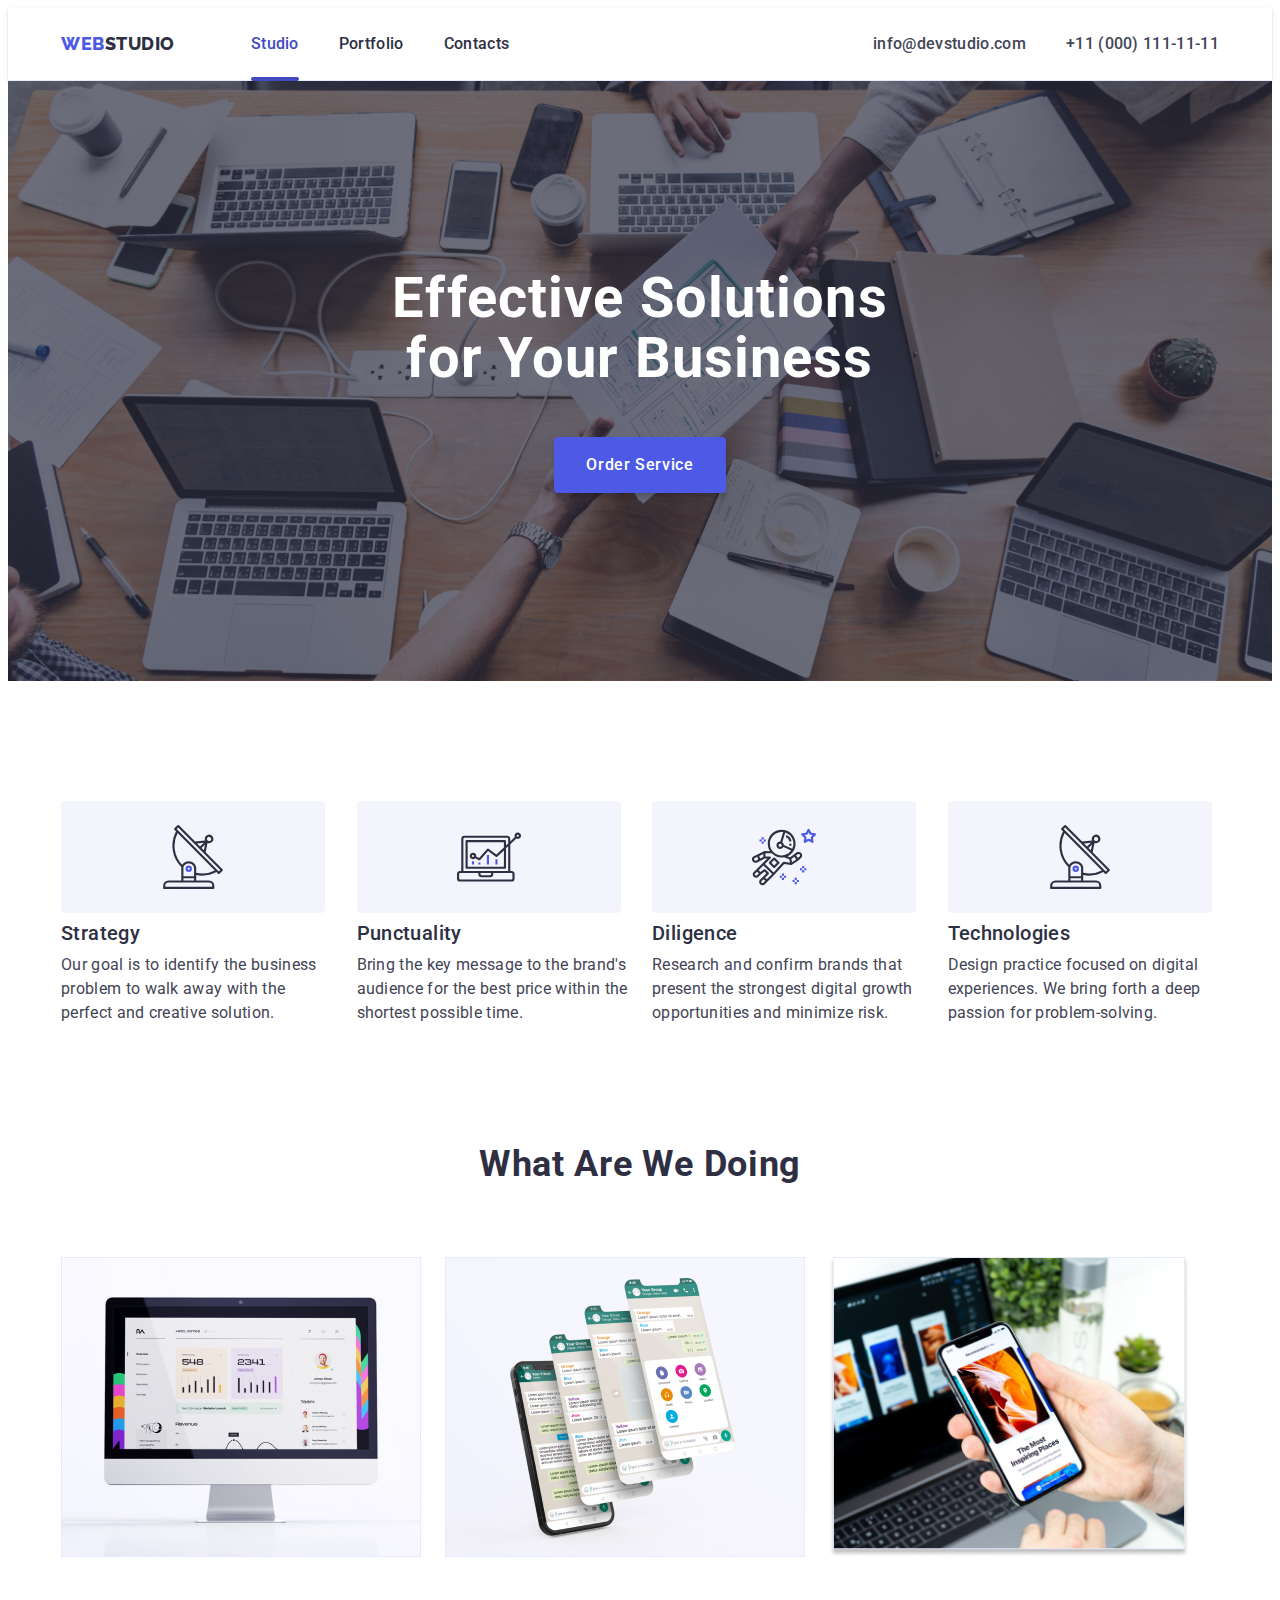
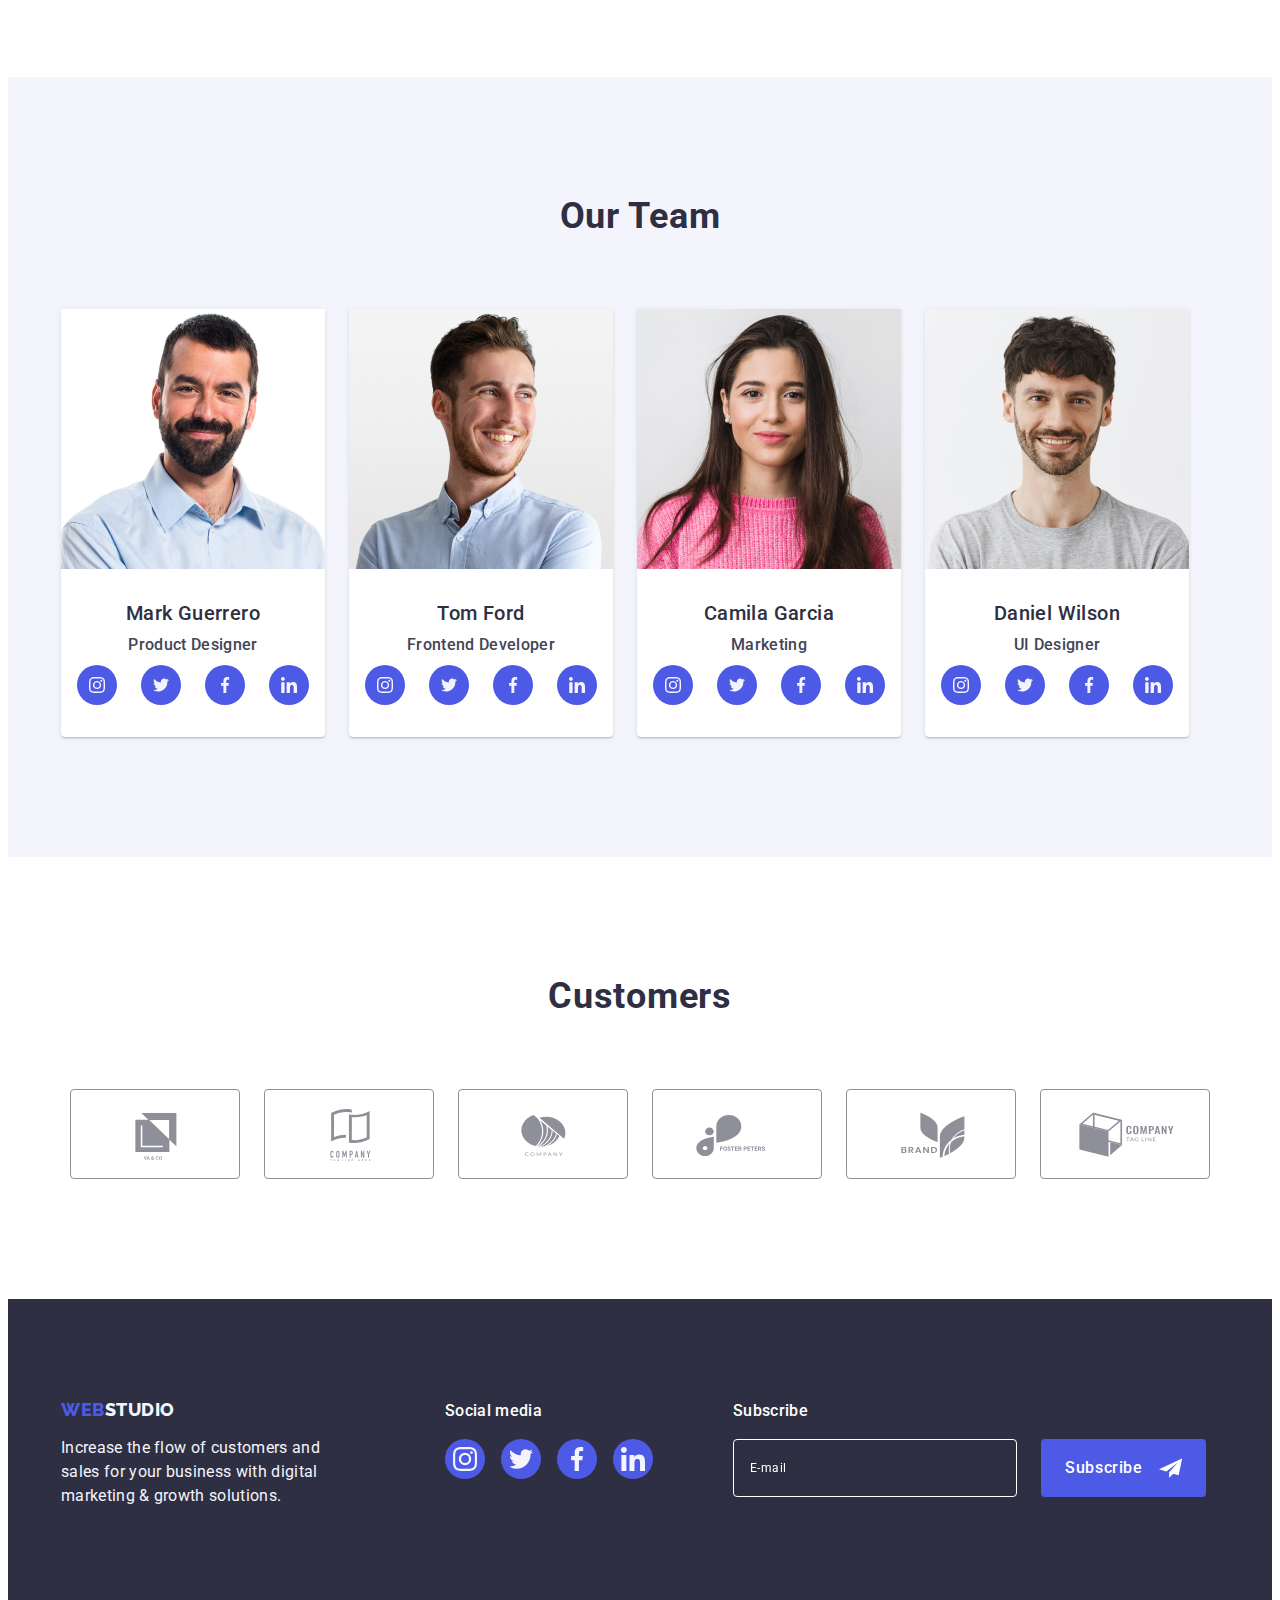
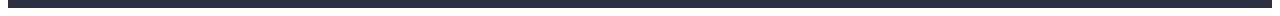
<file: index.html>
<!DOCTYPE html>
<html lang="en">
  <head>
    <meta charset="UTF-8" />
    <title>Studio</title>
    <link rel="preconnect" href="https://fonts.googleapis.com" />
    <link rel="preconnect" href="https://fonts.gstatic.com" crossorigin />
    <link
      href="https://fonts.googleapis.com/css2?family=Raleway:wght@800&family=Roboto:wght@400;500;700;900&display=swap"
      rel="stylesheet"
    />
    <link
      rel="stylesheet"
      href="https://cdnjs.cloudflare.com/ajax/libs/modern-normalize/2.0.0/modern-normalize.min.css"
      integrity="sha512-4xo8blKMVCiXpTaLzQSLSw3KFOVPWhm/TRtuPVc4WG6kUgjH6J03IBuG7JZPkcWMxJ5huwaBpOpnwYElP/m6wg=="
      crossorigin="anonymous"
      referrerpolicy="no-referrer"
    />
    <link rel="stylesheet" href="./css/styles.css" />
  </head>

  <body class="page">
    <header class="page-header">
      <div class="container page-header-container">
        <nav class="page-nav">
          <a href="./index.html" class="logo link">
            Web<span class="logo-part">Studio</span>
          </a>

          <ul class="site-nav list">
            <li class="menu-item">
              <a href="./index.html" class="nav-item link list current-page"
                >Studio</a
              >
            </li>
            <li class="menu-item">
              <a href="./portfolio.html" class="nav-item link list"
                >Portfolio</a
              >
            </li>
            <li class="menu-item">
              <a href="" class="nav-item link list">Contacts</a>
            </li>
          </ul>
        </nav>

        <address class="address">
          <ul class="auth-nav list">
            <li class="auth-nav-first">
              <a href="mailto:info@devstudio.com" class="list auth-nav link"
                >info@devstudio.com</a
              >
            </li>
            <li>
              <a href="tel:+110001111111" class="list auth-nav link"
                >+11 (000) 111-11-11</a
              >
            </li>
          </ul>
        </address>
      </div>
    </header>

    <main>
      <!-- HERO -->
      <section class="hero">
        <div class="container">
          <h1 class="hero-title">Effective Solutions for Your Business</h1>
          <button type="button" class="hero-button" data-modal-open>
            Order Service
          </button>
        </div>
      </section>

      <!-- Advantages -->

      <section class="main-description">
        <div class="container">
          <h2 class="visually-hidden">Advantages</h2>

          <ul class="advantages list">
            <li class="advantages-card">
              <div class="advantages-icon">
                <svg width="64" height="64">
                  <use href="./images/icons.svg#icon-antenna"></use>
                </svg>
              </div>
              <h3 class="section-title">Strategy</h3>
              <p class="section-text advantages-text">
                Our goal is to identify the business problem to walk away with
                the perfect and creative solution.
              </p>
            </li>

            <li class="advantages-card">
              <div class="advantages-icon">
                <svg width="64" height="64">
                  <use href="./images/icons.svg#icon-diagram"></use>
                </svg>
              </div>
              <h3 class="section-title">Punctuality</h3>
              <p class="section-text advantages-text">
                Bring the key message to the brand's audience for the best price
                within the shortest possible time.
              </p>
            </li>

            <li class="advantages-card">
              <div class="advantages-icon">
                <svg width="64" height="64">
                  <use href="./images/icons.svg#icon-astronaut"></use>
                </svg>
              </div>
              <h3 class="section-title">Diligence</h3>
              <p class="section-text advantages-text">
                Research and confirm brands that present the strongest digital
                growth opportunities and minimize risk.
              </p>
            </li>

            <li class="advantages-card">
              <div class="advantages-icon">
                <svg width="64" height="64">
                  <use href="./images/icons.svg#icon-antenna"></use>
                </svg>
              </div>
              <h3 class="section-title">Technologies</h3>
              <p class="section-text advantages-text">
                Design practice focused on digital experiences. We bring forth a
                deep passion for problem-solving.
              </p>
            </li>
          </ul>
        </div>
      </section>

      <!--   What are we doing    -->

      <section class="main-work">
        <div class="container">
          <h2 class="section-caption">What are we doing</h2>
          <ul class="doing list">
            <li class="doing-card">
              <img
                src="./images/computer.jpg"
                alt="the computer on which the program is displayed"
                width="360"
                height="300"
              />
            </li>

            <li class="doing-card">
              <img
                src="./images/application.jpg"
                alt="a smartphone on which the program is displayed"
                width="360"
                height="300"
              />
            </li>

            <li class="doing-card">
              <img
                src="./images/smartphone.jpg"
                alt="a laptop on the table with a program on the screen, and also a smartphone in the hands with the same program open"
                width="360"
                height="300"
              />
            </li>
          </ul>
        </div>
      </section>

      <!-- Team -->

      <section class="main-team">
        <div class="container">
          <h2 class="section-caption">Our Team</h2>
          <ul class="team list">
            <li class="team-card">
              <img
                src="./images/Mark.jpg"
                alt="photo of a member of the company's team"
                width="264"
                height="260"
              />
              <div class="team-card-wrapper">
                <h3 class="section-title">Mark Guerrero</h3>
                <p class="section-text">Product Designer</p>
                <ul class="socials">
                  <li class="socials-item">
                    <a class="socials-link link" href="">
                      <svg class="socials-icons" width="16" height="16">
                        <use href="./images/icons.svg#icon-instagram"></use>
                      </svg>
                    </a>
                  </li>
                  <li class="socials-item">
                    <a class="socials-link link" href="">
                      <svg class="socials-icons" width="16" height="16">
                        <use href="./images/icons.svg#icon-twitter"></use>
                      </svg>
                    </a>
                  </li>
                  <li class="socials-item">
                    <a class="socials-link link" href="">
                      <svg class="socials-icons" width="16" height="16">
                        <use href="./images/icons.svg#icon-facebook"></use>
                      </svg>
                    </a>
                  </li>
                  <li class="socials-item">
                    <a class="socials-link link" href="">
                      <svg class="socials-icons" width="16" height="16">
                        <use href="./images/icons.svg#icon-linkedin"></use>
                      </svg>
                    </a>
                  </li>
                </ul>
              </div>
            </li>

            <li class="team-card">
              <img
                src="./images/Tom.jpg"
                alt="photo of a member of the company's team"
                width="264"
                height="260"
              />
              <div class="team-card-wrapper">
                <h3 class="section-title">Tom Ford</h3>
                <p class="section-text">Frontend Developer</p>
                <ul class="socials">
                  <li class="socials-item">
                    <a class="socials-link link" href="">
                      <svg class="socials-icons" width="16" height="16">
                        <use href="./images/icons.svg#icon-instagram"></use>
                      </svg>
                    </a>
                  </li>
                  <li class="socials-item">
                    <a class="socials-link link" href="">
                      <svg class="socials-icons" width="16" height="16">
                        <use href="./images/icons.svg#icon-twitter"></use>
                      </svg>
                    </a>
                  </li>
                  <li class="socials-item">
                    <a class="socials-link link" href="">
                      <svg class="socials-icons" width="16" height="16">
                        <use href="./images/icons.svg#icon-facebook"></use>
                      </svg>
                    </a>
                  </li>
                  <li class="socials-item">
                    <a class="socials-link link" href="">
                      <svg class="socials-icons" width="16" height="16">
                        <use href="./images/icons.svg#icon-linkedin"></use>
                      </svg>
                    </a>
                  </li>
                </ul>
              </div>
            </li>

            <li class="team-card">
              <img
                src="./images/Camila.jpg"
                alt="photo of a member of the company's team"
                width="264"
                height="260"
              />
              <div class="team-card-wrapper">
                <h3 class="section-title">Camila Garcia</h3>
                <p class="section-text">Marketing</p>
                <ul class="socials">
                  <li class="socials-item">
                    <a class="socials-link link" href="">
                      <svg class="socials-icons" width="16" height="16">
                        <use href="./images/icons.svg#icon-instagram"></use>
                      </svg>
                    </a>
                  </li>
                  <li class="socials-item">
                    <a class="socials-link link" href="">
                      <svg class="socials-icons" width="16" height="16">
                        <use href="./images/icons.svg#icon-twitter"></use>
                      </svg>
                    </a>
                  </li>
                  <li class="socials-item">
                    <a class="socials-link link" href="">
                      <svg class="socials-icons" width="16" height="16">
                        <use href="./images/icons.svg#icon-facebook"></use>
                      </svg>
                    </a>
                  </li>
                  <li class="socials-item">
                    <a class="socials-link link" href="">
                      <svg class="socials-icons" width="16" height="16">
                        <use href="./images/icons.svg#icon-linkedin"></use>
                      </svg>
                    </a>
                  </li>
                </ul>
              </div>
            </li>

            <li class="team-card">
              <img
                src="./images/Daniel.jpg"
                alt="photo of a member of the company's team"
                width="264"
                height="260"
              />
              <div class="team-card-wrapper">
                <h3 class="section-title">Daniel Wilson</h3>
                <p class="section-text">UI Designer</p>
                <ul class="socials">
                  <li class="socials-item">
                    <a class="socials-link link" href="">
                      <svg class="socials-icons" width="16" height="16">
                        <use href="./images/icons.svg#icon-instagram"></use>
                      </svg>
                    </a>
                  </li>
                  <li class="socials-item">
                    <a class="socials-link link" href="">
                      <svg class="socials-icons" width="16" height="16">
                        <use href="./images/icons.svg#icon-twitter"></use>
                      </svg>
                    </a>
                  </li>
                  <li class="socials-item">
                    <a class="socials-link link" href="">
                      <svg class="socials-icons" width="16" height="16">
                        <use href="./images/icons.svg#icon-facebook"></use>
                      </svg>
                    </a>
                  </li>
                  <li class="socials-item">
                    <a class="socials-link link" href="">
                      <svg class="socials-icons" width="16" height="16">
                        <use href="./images/icons.svg#icon-linkedin"></use>
                      </svg>
                    </a>
                  </li>
                </ul>
              </div>
            </li>
          </ul>
        </div>
      </section>

      <!-- Customers -->

      <section class="customers">
        <div class="container">
          <h2 class="section-caption">Customers</h2>
          <ul class="custumers-list">
            <li class="costumers-logo">
              <a href="" class="costumers-link">
                <svg class="logo-company" width="104" height="56">
                  <use href="./images/icons.svg#icon-logo-first"></use>
                </svg>
              </a>
            </li>

            <li class="costumers-logo">
              <a href="" class="costumers-link">
                <svg class="logo-company" width="104" height="56">
                  <use href="./images/icons.svg#icon-logo-second"></use>
                </svg>
              </a>
            </li>

            <li class="costumers-logo">
              <a href="" class="costumers-link">
                <svg class="logo-company" width="104" height="56">
                  <use href="./images/icons.svg#icon-logo-third"></use>
                </svg>
              </a>
            </li>

            <li class="costumers-logo">
              <a href="" class="costumers-link">
                <svg class="logo-company" width="104" height="56">
                  <use href="./images/icons.svg#icon-logo-fourth"></use>
                </svg>
              </a>
            </li>

            <li class="costumers-logo">
              <a href="" class="costumers-link">
                <svg class="logo-company" width="104" height="56">
                  <use href="./images/icons.svg#icon-logo-fifth"></use>
                </svg>
              </a>
            </li>

            <li class="costumers-logo">
              <a href="" class="costumers-link">
                <svg class="logo-company" width="104" height="56">
                  <use href="./images/icons.svg#icon-logo-sixth"></use>
                </svg>
              </a>
            </li>
          </ul>
        </div>
      </section>
    </main>

    <footer class="footer">
      <div class="container footer-flex">
        <div class="footer-first-part">
          <a href="./index.html" class="logo footer-link">
            Web<span class="logo-part">Studio</span>
          </a>
          <p class="footer-text">
            Increase the flow of customers and sales for your business with
            digital marketing & growth solutions.
          </p>
        </div>

        <!-- footer-second-part -->
        <div class="footer-second-part">
          <p class="footer-second-text">Social media</p>

          <ul class="socials socials-footer">
            <li class="socials-item">
              <a class="socials-link link socials-link-footer" href="">
                <svg class="socials-icons" width="24" height="24">
                  <use href="./images/icons.svg#icon-instagram"></use>
                </svg>
              </a>
            </li>
            <li class="socials-item">
              <a class="socials-link link socials-link-footer" href="">
                <svg class="socials-icons" width="24" height="24">
                  <use href="./images/icons.svg#icon-twitter"></use>
                </svg>
              </a>
            </li>
            <li class="socials-item">
              <a class="socials-link link socials-link-footer" href="">
                <svg class="socials-icons" width="24" height="24">
                  <use href="./images/icons.svg#icon-facebook"></use>
                </svg>
              </a>
            </li>
            <li class="socials-item">
              <a class="socials-link link socials-link-footer" href="">
                <svg class="socials-icons" width="24" height="24">
                  <use href="./images/icons.svg#icon-linkedin"></use>
                </svg>
              </a>
            </li>
          </ul>
        </div>

        <!-- footer-third-part -->
        <div class="footer-third-part">
          <p class="footer-second-text">Subscribe</p>
          <form class="footer-email">
            <label for="footer_email" class="footer-email-label">
              <input
                class="footer-email-input"
                type="email"
                name="footer-email"
                id="footer_email"
                placeholder="E-mail"
                required
              />
            </label>
            <button type="submit" class="footer-email-btn">
              Subscribe
              <svg class="footer-email-icon" width="24" height="24">
                <use href="./images/icons.svg#icon-telegram"></use>
              </svg>
            </button>
          </form>
        </div>
      </div>
    </footer>

    <!--        Modal window -->
    <div class="backdrop is-hidden" data-modal>
      <div class="modal">
        <button type="button" class="modal-close-btn" data-modal-close>
          <svg class="icon-close" width="8" height="8">
            <use href="./images/icons.svg#icon-close"></use>
          </svg>
        </button>
        <p class="modal-caption">
          Leave your contacts and we will call you back
        </p>
        <form class="modal-form" name="registr">
          <!-- Name -->
          <div class="modal-inputs">
            <label for="user-name" class="registr-label">Name</label>
            <div class="registr-field">
              <input
                class="registr-input"
                type="text"
                name="user-name"
                id="user-name"
                required
                pattern="[a-zA-Zа-яА-ЯїЇєЄіІёЁґҐ'-]+"
              />
              <svg class="registr-icon" width="18" height="24">
                <use href="./images/icons.svg#icon-person"></use>
              </svg>
            </div>
          </div>

          <!-- Phone -->
          <div class="modal-inputs">
            <label for="registr-phone" class="registr-label"> Phone </label>
            <div class="registr-field">
              <input
                class="registr-input"
                type="tel"
                name="registr-phone"
                id="registr-phone"
                required
                pattern="[0-9]{10}"
              />
              <svg class="registr-icon" width="18" height="24">
                <use href="./images/icons.svg#icon-phone"></use>
              </svg>
            </div>
          </div>

          <!-- Email -->
          <div class="modal-inputs">
            <label for="registr-email" class="registr-label"> Email </label>
            <div class="registr-field">
              <input
                class="registr-input"
                type="email"
                name="registr-email"
                id="registr-email"
                required
              />
              <svg class="registr-icon" width="18" height="24">
                <use href="./images/icons.svg#icon-email"></use>
              </svg>
            </div>
          </div>

          <!-- Comment -->
          <div class="modal-textarea">
            <label for="user-comment" class="registr-label">Comment</label>
            <textarea
              name="user-comment"
              id="user-comment"
              class="registr-comment registr-input"
              placeholder="Text input"
            ></textarea>
          </div>

          <!-- cheackbox -->
          <div class="modal-cheackbox">
            <input
              type="checkbox"
              class="registr-agreenent-checkbox visually-hidden"
              name="user-privacy"
              id="user-privacy"
              value="true"
              required
            />
            <label for="user-privacy" class="registr-agreenent">
              <span class="registr-agreenent-svg">
                <svg class="registr-agreenent-icon" width="10" height="8">
                  <use
                    href="./images/icons.svg#icon-click"
                    class="unchecked"
                  ></use>
                </svg>
              </span>

              I accept the terms and conditions of the

              <a href="" class="registr-agreenent-link">Privacy Policy</a>
            </label>
          </div>

          <button type="submit" class="registr-btn">Send</button>
        </form>
      </div>
    </div>

    <!-- JAVASCRIPT -->
    <script src="./js/modal.js"></script>
  </body>
</html>
</file>
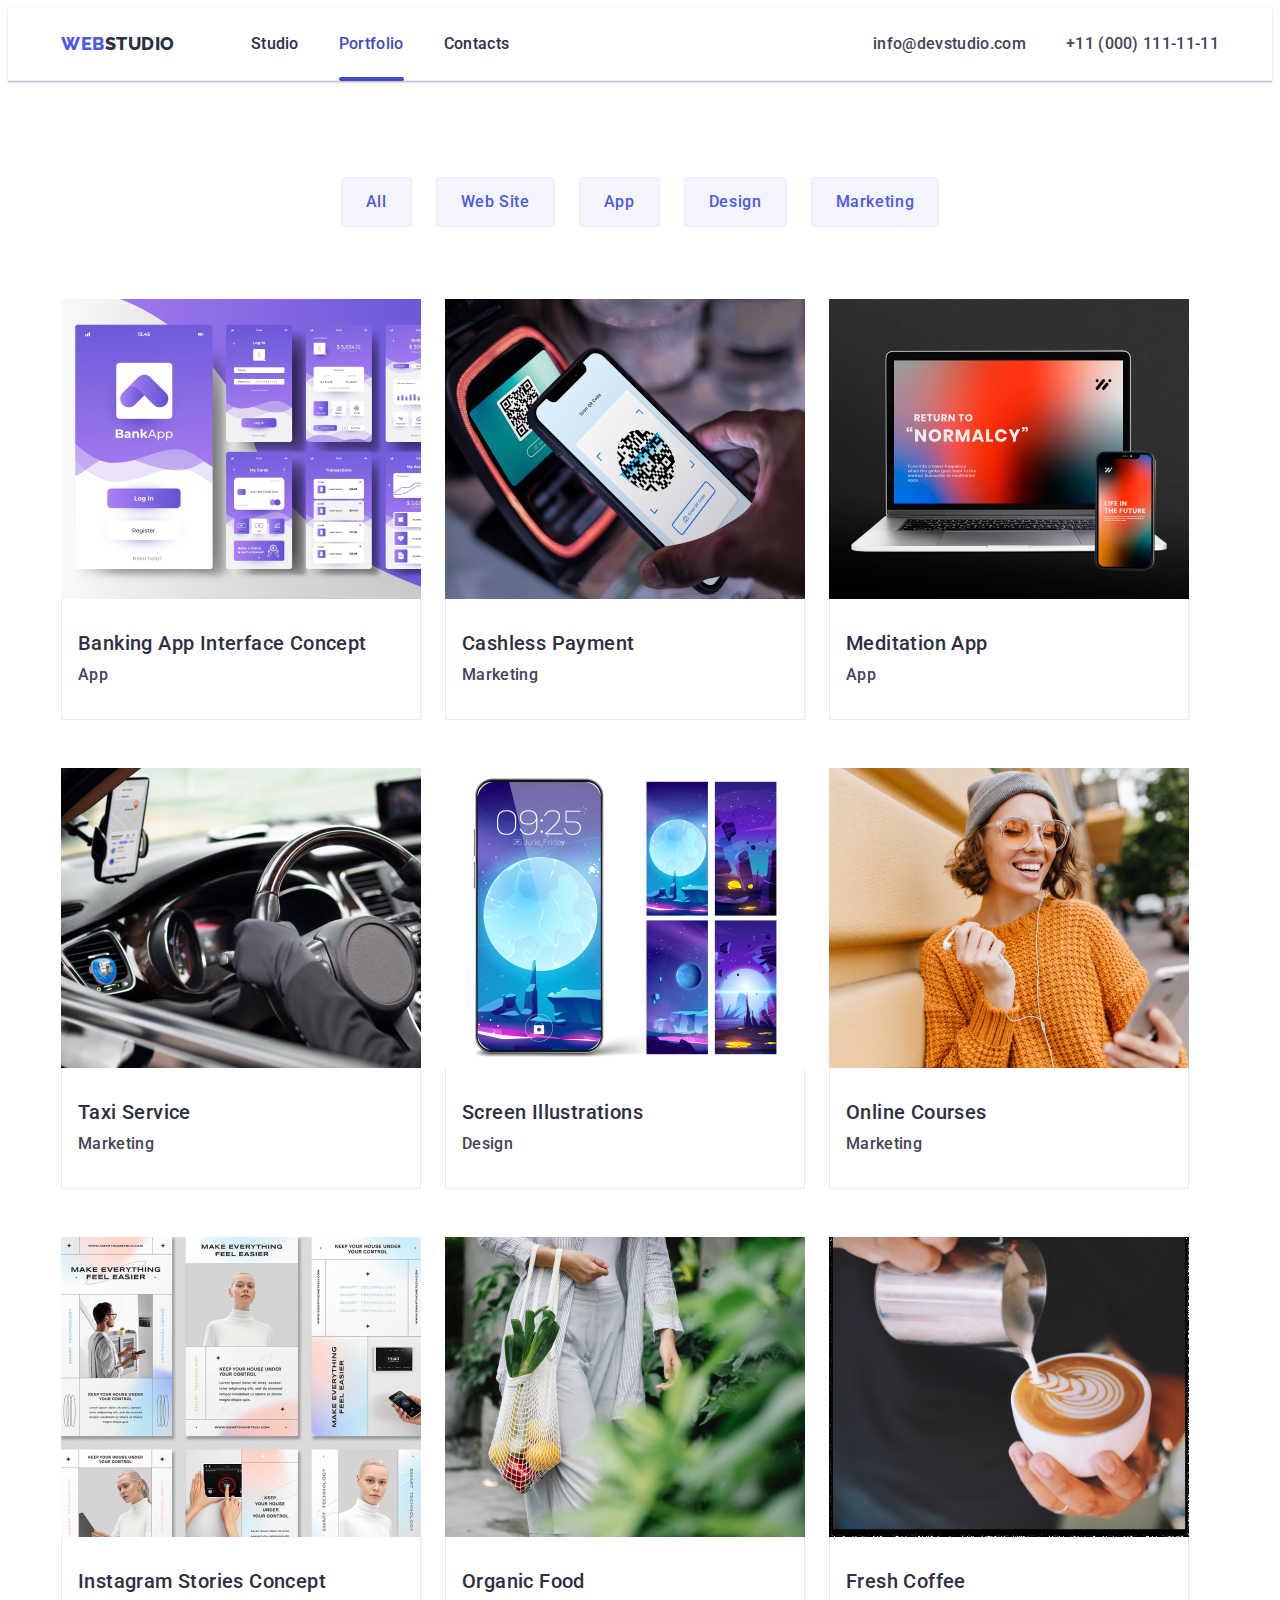
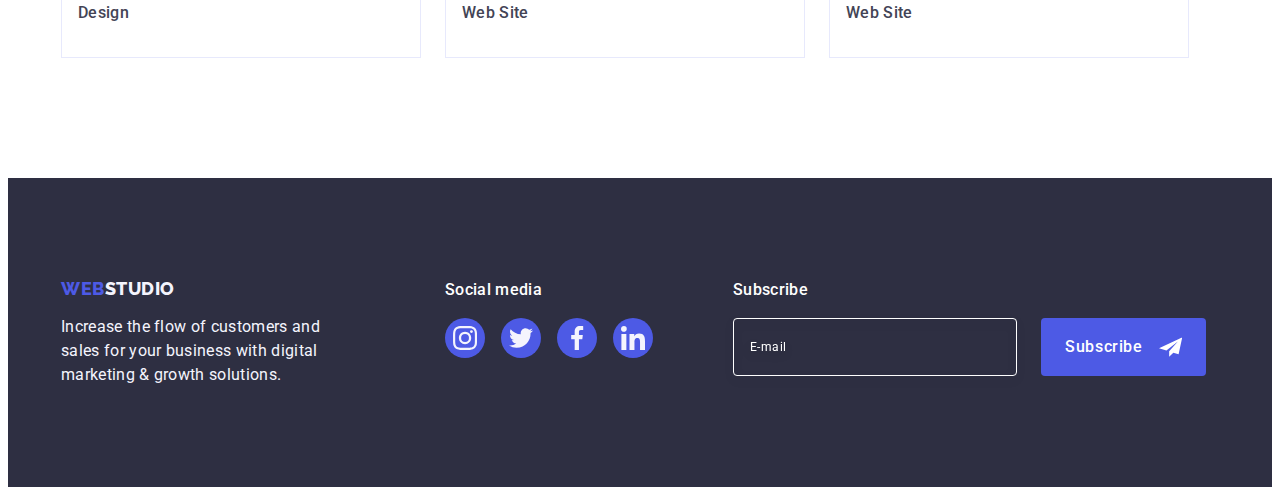
<file: portfolio.html>
<!DOCTYPE html>
<html lang="en">
  <head>
    <meta charset="UTF-8" />
    <title>Studio</title>
    <link rel="preconnect" href="https://fonts.googleapis.com" />
    <link rel="preconnect" href="https://fonts.gstatic.com" crossorigin />
    <link
      href="https://fonts.googleapis.com/css2?family=Raleway:wght@800&family=Roboto:wght@400;500;700;900&display=swap"
      rel="stylesheet"
    />
    <link
      rel="stylesheet"
      href="https://cdnjs.cloudflare.com/ajax/libs/modern-normalize/2.0.0/modern-normalize.min.css"
      integrity="sha512-4xo8blKMVCiXpTaLzQSLSw3KFOVPWhm/TRtuPVc4WG6kUgjH6J03IBuG7JZPkcWMxJ5huwaBpOpnwYElP/m6wg=="
      crossorigin="anonymous"
      referrerpolicy="no-referrer"
    />
    <link rel="stylesheet" href="./css/styles.css" />
  </head>

  <body class="page">
    <header class="page-header">
      <div class="container page-header-container">
        <nav class="page-nav">
          <a href="./index.html" class="logo link">
            Web<span class="logo-part">Studio</span>
          </a>

          <ul class="site-nav list">
            <li class="menu-item">
              <a href="./index.html" class="nav-item link list">Studio</a>
            </li>
            <li class="menu-item">
              <a href="./portfolio.html" class="nav-item link list current-page"
                >Portfolio
              </a>
            </li>
            <li class="menu-item">
              <a href="" class="nav-item link list">Contacts</a>
            </li>
          </ul>
        </nav>

        <address class="address">
          <ul class="auth-nav list">
            <li class="auth-nav-first">
              <a href="mailto:info@devstudio.com" class="list auth-nav link"
                >info@devstudio.com</a
              >
            </li>
            <li>
              <a href="tel:+110001111111" class="list auth-nav link"
                >+11 (000) 111-11-11</a
              >
            </li>
          </ul>
        </address>
      </div>
    </header>

    <main>
      <section class="sorting">
        <div class="container">
          <h1 class="visually-hidden">Portfolio</h1>

          <ul class="list sort">
            <li><button type="button" class="sorting-button">All</button></li>
            <li>
              <button type="button" class="sorting-button">Web Site</button>
            </li>
            <li><button type="button" class="sorting-button">App</button></li>
            <li>
              <button type="button" class="sorting-button">Design</button>
            </li>
            <li>
              <button type="button" class="sorting-button">Marketing</button>
            </li>
          </ul>

          <ul class="portfolio-card list">
            <li class="portfolio-card-list">
              <a href="#" class="link portfolio-link">
                <div class="portfolio-img-wrapper">
                  <img
                    src="./images/example1.jpg"
                    alt="An example of the company's work: app"
                    width="360"
                    height="300"
                  />
                  <p class="overlay">
                    14 Stylish and User-Friendly App Design Concepts · Task
                    Manager App · Calorie Tracker App · Exotic Fruit Ecommerce
                    App · Cloud Storage App
                  </p>
                </div>

                <div class="portfolio-card-wrapper">
                  <h2 class="section-title">Banking App Interface Concept</h2>
                  <p class="section-text">App</p>
                </div>
              </a>
            </li>

            <li class="portfolio-card-list">
              <a href="#" class="link portfolio-link">
                <div class="portfolio-img-wrapper">
                  <img
                    src="./images/example2.jpg"
                    alt="An example of the company's work: Marketing"
                    width="360"
                    height="300"
                  />
                  <p class="overlay">
                    14 Stylish and User-Friendly App Design Concepts · Task
                    Manager App · Calorie Tracker App · Exotic Fruit Ecommerce
                    App · Cloud Storage App
                  </p>
                </div>

                <div class="portfolio-card-wrapper">
                  <h2 class="section-title">Cashless Payment</h2>
                  <p class="section-text">Marketing</p>
                </div>
              </a>
            </li>

            <li class="portfolio-card-list">
              <a href="#" class="link portfolio-link">
                <div class="portfolio-img-wrapper">
                  <img
                    src="./images/example3.jpg"
                    alt="An example of the company's work: App"
                    width="360"
                    height="300"
                  />
                  <p class="overlay">
                    14 Stylish and User-Friendly App Design Concepts · Task
                    Manager App · Calorie Tracker App · Exotic Fruit Ecommerce
                    App · Cloud Storage App
                  </p>
                </div>

                <div class="portfolio-card-wrapper">
                  <h2 class="section-title">Meditation App</h2>
                  <p class="section-text">App</p>
                </div>
              </a>
            </li>

            <li class="portfolio-card-list">
              <a href="#" class="link portfolio-link">
                <div class="portfolio-img-wrapper">
                  <img
                    src="./images/example4.jpg"
                    alt="An example of the company's work: Marketing"
                    width="360"
                    height="300"
                  />
                  <p class="overlay">
                    14 Stylish and User-Friendly App Design Concepts · Task
                    Manager App · Calorie Tracker App · Exotic Fruit Ecommerce
                    App · Cloud Storage App
                  </p>
                </div>

                <div class="portfolio-card-wrapper">
                  <h2 class="section-title">Taxi Service</h2>
                  <p class="section-text">Marketing</p>
                </div>
              </a>
            </li>

            <li class="portfolio-card-list">
              <a href="#" class="link portfolio-link">
                <div class="portfolio-img-wrapper">
                  <img
                    src="./images/example5.jpg"
                    alt="An example of the company's work: Design"
                    width="360"
                    height="300"
                  />
                  <p class="overlay">
                    14 Stylish and User-Friendly App Design Concepts · Task
                    Manager App · Calorie Tracker App · Exotic Fruit Ecommerce
                    App · Cloud Storage App
                  </p>
                </div>

                <div class="portfolio-card-wrapper">
                  <h2 class="section-title">Screen Illustrations</h2>
                  <p class="section-text">Design</p>
                </div>
              </a>
            </li>

            <li class="portfolio-card-list">
              <a href="#" class="link portfolio-link">
                <div class="portfolio-img-wrapper">
                  <img
                    src="./images/example6.jpg"
                    alt="An example of the company's work: Marketing"
                    width="360"
                    height="300"
                  />
                  <p class="overlay">
                    14 Stylish and User-Friendly App Design Concepts · Task
                    Manager App · Calorie Tracker App · Exotic Fruit Ecommerce
                    App · Cloud Storage App
                  </p>
                </div>

                <div class="portfolio-card-wrapper">
                  <h2 class="section-title">Online Courses</h2>
                  <p class="section-text">Marketing</p>
                </div>
              </a>
            </li>

            <li class="portfolio-card-list">
              <a href="#" class="link portfolio-link">
                <div class="portfolio-img-wrapper">
                  <img
                    src="./images/example7.jpg"
                    alt="An example of the company's work: Design"
                    width="360"
                    height="300"
                  />
                  <p class="overlay">
                    14 Stylish and User-Friendly App Design Concepts · Task
                    Manager App · Calorie Tracker App · Exotic Fruit Ecommerce
                    App · Cloud Storage App
                  </p>
                </div>

                <div class="portfolio-card-wrapper">
                  <h2 class="section-title">Instagram Stories Concept</h2>
                  <p class="section-text">Design</p>
                </div>
              </a>
            </li>

            <li class="portfolio-card-list">
              <a href="#" class="link portfolio-link">
                <div class="portfolio-img-wrapper">
                  <img
                    src="./images/example8.jpg"
                    alt="An example of the company's work: Web Site"
                    width="360"
                    height="300"
                  />
                  <p class="overlay">
                    14 Stylish and User-Friendly App Design Concepts · Task
                    Manager App · Calorie Tracker App · Exotic Fruit Ecommerce
                    App · Cloud Storage App
                  </p>
                </div>

                <div class="portfolio-card-wrapper">
                  <h2 class="section-title">Organic Food</h2>
                  <p class="section-text">Web Site</p>
                </div>
              </a>
            </li>

            <li class="portfolio-card-list">
              <a href="#" class="link portfolio-link">
                <div class="portfolio-img-wrapper">
                  <img
                    src="./images/example9.jpg"
                    alt="An example of the company's work: Web Site"
                    width="360"
                    height="300"
                  />
                  <p class="overlay">
                    14 Stylish and User-Friendly App Design Concepts · Task
                    Manager App · Calorie Tracker App · Exotic Fruit Ecommerce
                    App · Cloud Storage App
                  </p>
                </div>

                <div class="portfolio-card-wrapper">
                  <h2 class="section-title">Fresh Coffee</h2>
                  <p class="section-text">Web Site</p>
                </div>
              </a>
            </li>
          </ul>
        </div>
      </section>
    </main>

    <footer class="footer">
      <div class="container footer-flex">
        <div class="footer-first-part">
          <a href="./index.html" class="logo footer-link">
            Web<span class="logo-part">Studio</span>
          </a>
          <p class="footer-text">
            Increase the flow of customers and sales for your business with
            digital marketing & growth solutions.
          </p>
        </div>

        <!-- footer-second-part -->
        <div class="footer-second-part">
          <p class="footer-second-text">Social media</p>

          <ul class="socials socials-footer">
            <li class="socials-item">
              <a class="socials-link link socials-link-footer" href="">
                <svg class="socials-icons" width="24" height="24">
                  <use href="./images/icons.svg#icon-instagram"></use>
                </svg>
              </a>
            </li>
            <li class="socials-item">
              <a class="socials-link link socials-link-footer" href="">
                <svg class="socials-icons" width="24" height="24">
                  <use href="./images/icons.svg#icon-twitter"></use>
                </svg>
              </a>
            </li>
            <li class="socials-item">
              <a class="socials-link link socials-link-footer" href="">
                <svg class="socials-icons" width="24" height="24">
                  <use href="./images/icons.svg#icon-facebook"></use>
                </svg>
              </a>
            </li>
            <li class="socials-item">
              <a class="socials-link link socials-link-footer" href="">
                <svg class="socials-icons" width="24" height="24">
                  <use href="./images/icons.svg#icon-linkedin"></use>
                </svg>
              </a>
            </li>
          </ul>
        </div>

        <!-- footer-third-part -->
        <div class="footer-third-part">
          <p class="footer-second-text">Subscribe</p>
          <form class="footer-email">
            <label for="footer_email" class="footer-email-label">
              <input
                class="footer-email-input"
                type="email"
                name="footer-email"
                id="footer_email"
                placeholder="E-mail"
              />
            </label>
            <button type="submit" class="footer-email-btn">
              Subscribe
              <svg class="footer-email-icon" width="24" height="24">
                <use href="./images/icons.svg#icon-telegram"></use>
              </svg>
            </button>
          </form>
        </div>
      </div>
    </footer>
  </body>
</html>
</file>
<file: css/styles.css>
:root {
  --primary-brand: #4d5ae5;
  --pressed-state: #404bbf;
  --dark: #2e2f42;
  --success: #31d0aa;
  --text: #434455;
  --subtle-text: #8e8f99;
  --accent: #e7e9fc;
  --light: #f4f4fd;
  --white-background: #ffffff;
  --modal-background: #fcfcfc;
}

/*       Reset default styles */

.visually-hidden {
  position: absolute;
  width: 1px;
  height: 1px;
  margin: -1px;
  border: 0;
  padding: 0;
  white-space: nowrap;
  clip-path: inset(100%);
  clip: rect(0 0 0 0);
  overflow: hidden;
}

h1,
h2,
h3,
h4,
p {
  margin-top: 0;
  margin-bottom: 0;
}

ul,
ol {
  margin-top: 0;
  margin-bottom: 0;
  padding-left: 0;
}

li {
  list-style: none;
}

button {
  cursor: pointer;
}

img {
  display: block;
}

/**
  |============================
  |          BODY
  |============================
*/
.page {
  color: var(--text);
  background-color: #fff;
  font-family: "Roboto", sans-serif;
}

.container {
  max-width: 1158px;
  margin: 0 auto;
  padding: 0 15px;
}

.container .link {
  display: inline-block;
}

/**
  |============================
  |         header
  |============================
*/

.page-header {
  border-bottom: 1px solid #e7e9fc;
  box-shadow: 0px 1px 6px 0px rgba(46, 47, 66, 0.08),
    0px 1px 1px 0px rgba(46, 47, 66, 0.16),
    0px 2px 1px 0px rgba(46, 47, 66, 0.08);
}

.page-header-container {
  display: flex;
  align-items: center;
}

.page-nav {
  display: flex;
  align-items: center;
}
.site-nav {
  display: flex;
  align-items: center;
}
.nav-item {
  padding: 24px 0;
  position: relative;
}
.logo {
  text-decoration: none;
  font-family: "Raleway", sans-serif;
  font-weight: 800;
  font-size: 18px;
  line-height: 1.17;
  letter-spacing: 0.03em;
  text-transform: uppercase;
  color: var(--primary-brand);
  margin-right: 76px;
}

.logo-part {
  color: var(--dark);
}

.menu-item:not(:last-child) {
  margin-right: 40px;
}

.link {
  text-decoration: none;
  transition: color 250ms cubic-bezier(0.4, 0, 0.2, 1);
}
.list {
  list-style: none;
  font-weight: 500;
  font-size: 16px;
  line-height: 1.5;
  letter-spacing: 0.02em;
  color: var(--dark);
}

.site-nav .link:hover,
.site-nav .link:focus {
  color: var(--pressed-state);
}
.site-nav .link.current {
  color: var(--pressed-state);
}

.address {
  font-style: normal;
  margin-left: auto;
}

.auth-nav {
  color: var(--text);
  display: flex;
  align-items: center;
}

.auth-nav:hover,
.auth-nav:focus {
  color: var(--pressed-state);
}

.auth-nav-first {
  margin-right: 40px;
}
.current-page {
  color: var(--pressed-state);
}

.current-page::after {
  content: "";
  position: absolute;
  left: 0;
  bottom: -1px;
  height: 4px;
  width: 100%;
  background-color: var(--pressed-state);
  border-radius: 2px;
}
/**
  |============================
  |           hero
  |============================
*/

.hero {
  background-color: var(--dark);
  background-image: linear-gradient(
      rgba(46, 47, 66, 0.7),
      rgba(46, 47, 66, 0.7)
    ),
    url(../images/people-office.jpg);
  background-repeat: no-repeat;
  background-position: center;
  background-size: cover;
  max-width: 1440px;
  margin-left: auto;
  margin-right: auto;
  display: flex;
  align-items: center;
  padding: 188px 0;
}

.hero-title {
  color: var(--white-background);
  font-size: 56px;
  line-height: 1.07;
  text-align: center;
  letter-spacing: 0.02em;
  max-width: 496px;
  margin-bottom: 48px;
}

.hero-button {
  color: var(--white-background);
  background-color: var(--primary-brand);
  font-family: "Roboto", sans-serif;
  font-weight: 500;
  font-size: 16px;
  line-height: 1.5;
  letter-spacing: 0.04em;
  padding: 16px 32px;
  border-radius: 4px;
  box-shadow: 0px 4px 4px 0px rgba(0, 0, 0, 0.15);
  min-width: 169px;
  height: 56px;
  border: none;
  display: block;
  margin-left: auto;
  margin-right: auto;

  transition: background-color 250ms cubic-bezier(0.4, 0, 0.2, 1);
}

.hero-button:hover,
.hero-button:focus {
  background-color: var(--pressed-state);
}

/**
  |============================
  |       section
  |============================
*/

.section-caption {
  color: var(--dark);
  font-size: 36px;
  line-height: 1.11;
  text-align: center;
  letter-spacing: 0.02em;
  text-transform: capitalize;
  margin-bottom: 72px;
}

.section-title {
  color: var(--dark);
  font-weight: 500;
  font-size: 20px;
  line-height: 1.2;
  letter-spacing: 0.02em;
  margin-bottom: 8px;
}

.section-text {
  color: var(--text);
}

/**
  |============================
  |         Advantages
  |============================
*/
.main-description {
  padding: 120px 0;
}

.advantages {
  display: flex;
  flex-wrap: wrap;
  gap: 24px;
}

.advantages-card {
  flex-basis: calc((100% - 3 * 24px) / 4);
}

.advantages-icon {
  margin-bottom: 8px;
  background-color: var(--light);
  display: flex;
  width: 264px;
  height: 112px;
  justify-content: center;
  align-items: center;
  border-radius: 4px;
}

.advantages-text {
  font-weight: 400;
}

/* What are we doing */

.main-work {
  padding-bottom: 120px;
}
.doing {
  display: flex;
  flex-wrap: wrap;
  gap: 24px;
}

.doing-card {
  flex-basis: calc((100% - 2 * 24) / 3);
}

/**
  |============================
  |           TEAM
  |============================
*/

.main-team {
  background-color: var(--light);
  box-sizing: border-box; /* not sure  */
  padding: 120px 0;
}

.team-card {
  background-color: var(--white-background);
  flex-basis: calc((100% - 3 * 144px) / 4);
  border-radius: 0px 0px 4px 4px;
  box-shadow: 0px 2px 1px 0px rgba(46, 47, 66, 0.08),
    0px 1px 1px 0px rgba(46, 47, 66, 0.16),
    0px 1px 6px 0px rgba(46, 47, 66, 0.08);
}

.team {
  display: flex;
  flex-wrap: wrap;
  gap: 24px;
}

.team-card-wrapper {
  padding: 32px 16px;
  padding-top: 32px;
  text-align: center;
}

.team-card-wrapper .section-text {
  margin-bottom: 8px;
}

.socials {
  display: flex;
  justify-content: center;
  gap: 24px;
}

.socials-item .socials-link {
  display: flex;
  justify-content: center;
  align-items: center;
  background-color: var(--primary-brand);
  width: 40px;
  height: 40px;
  border-radius: 50%;
}

.socials-icons {
  fill: #f4f4fd;
}
.socials-link {
  transition: background-color 250ms cubic-bezier(0.4, 0, 0.2, 1);
}
.socials-link:hover,
.socials-link:focus {
  background-color: var(--pressed-state);
}
/**
  |============================
  |          customers
  |============================
*/
.customers {
  padding: 120px 0;
}

.custumers-list {
  display: flex;
  justify-content: center;
  align-items: center;
  gap: 24px;
}

.costumers-logo {
  display: flex;
  justify-content: center;
  align-items: center;
}
.costumers-link {
  transition: border-color 250ms cubic-bezier(0.4, 0, 0.2, 1),
    color 250ms cubic-bezier(0.4, 0, 0.2, 1);
  display: flex;
  justify-content: center;
  align-items: center;
  width: 168px;
  height: 88px;
  border-radius: 4px;
  border: 1px solid var(--lightslate, #8e8f99);
  color: var(--subtle-text);
}

.logo-company {
  fill: currentColor;
}
.costumers-link:hover,
.costumers-link:focus {
  color: var(--pressed-state);
  border: 1px solid var(--ocean, #404bbf);
}

/**
  |============================
  |       footer
  |============================
*/

.footer {
  background-color: var(--dark);
  padding: 100px 0;
}
.footer-text {
  color: var(--light);
  line-height: 1.5;
  letter-spacing: 0.02em;
  width: 264px;
}

.footer .logo-part {
  color: var(--light);
}

.footer-link {
  display: inline-block;
  margin-bottom: 16px;
  text-decoration: none;
}

.footer-flex {
  display: flex;
  justify-content: flex-start;
  align-items: baseline;
}

.footer-first-part {
  margin-right: 120px;
}

.footer-second-part {
  margin-right: 80px;
}
.footer-second-text {
  margin-bottom: 16px;
  color: var(--white-background);
  font-size: 16px;
  font-family: Roboto;
  font-style: normal;
  font-weight: 500;
  line-height: 24px;
  letter-spacing: 0.32px;
}

.socials-footer {
  gap: 16px;
}
.socials-link-footer {
  transition: background-color 250ms cubic-bezier(0.4, 0, 0.2, 1);
}
.socials-link-footer:hover,
.socials-link-footer:focus {
  background: var(--success);
}
/* Form */

.footer-email {
  width: 453px;
  display: flex;
  gap: 24px;
}

.footer-email-label {
}
.footer-email-input {
  background-color: transparent;
  width: 264px;
  height: 40px;
  border-radius: 4px;
  border: 1px solid var(--white-background);
  filter: drop-shadow(0px 4px 4px rgba(0, 0, 0, 0.15));

  padding-top: 8px;
  padding-bottom: 8px;
  padding-left: 16px;

  color: var(--white-background);
  font-size: 12px;
  font-family: Roboto;
  font-style: normal;
  font-weight: 400;
  letter-spacing: 0.48px;
  line-height: 1.5;
}
.footer-email-input::placeholder {
  color: var(--white-background);
  font-size: 12px;
  font-family: Roboto;
  font-style: normal;
  font-weight: 400;
  line-height: 24px;
  letter-spacing: 0.48px;
}

.footer-email-btn {
  min-width: 165px;
  display: inline-flex;
  padding: 8px 24px;
  justify-content: center;
  align-items: center;

  border-radius: 4px;
  border: none;
  background: var(--primary-brand);

  color: var(--white-background);
  text-align: center;
  font-size: 16px;
  font-family: "Roboto", sans-serif;
  font-style: normal;
  font-weight: 500;
  line-height: 24px;
  letter-spacing: 0.64px;

  transition: background-color 250ms cubic-bezier(0.4, 0, 0.2, 1);
}

.footer-email-btn:hover,
.footer-email-btn:focus {
  background-color: var(--pressed-state);
}
.footer-email-icon {
  margin-left: 16px;
}
/**
  |============================
  |       Modal window
  |============================
*/
.backdrop {
  position: fixed;
  z-index: 100;
  top: 0;
  left: 0;
  width: 100%;
  height: 100%;
  background-color: rgba(46, 47, 66, 0.4);

  transition: opacity 250ms cubic-bezier(0.4, 0, 0.2, 1),
    visibility 250ms cubic-bezier(0.4, 0, 0.2, 1);
}

.backdrop.is-hidden {
  opacity: 0;
  visibility: hidden;
  pointer-events: none;
}

.modal {
  padding-left: 24px;
  padding-right: 24px;
  padding-top: 72px;
  padding-bottom: 24px;
  position: absolute;
  /* Center */
  left: 50%;
  top: 50%;
  transform: translate(-50%, -50%);
  /* Size */
  width: 408px;
  min-height: 584px;
  transition: transform 250ms cubic-bezier(0.4, 0, 0.2, 1);
  /* Design */
  border-radius: 4px;
  background: var(--modal-background);
  box-shadow: 0px 2px 1px 0px rgba(0, 0, 0, 0.2),
    0px 1px 3px 0px rgba(0, 0, 0, 0.12), 0px 1px 1px 0px rgba(0, 0, 0, 0.14);
}

.modal-close-btn {
  position: absolute;
  top: 24px;
  right: 24px;
  display: flex;
  align-items: center;
  justify-content: center;
  width: 24px;
  height: 24px;
  padding: 0;
  border-radius: 50%;
  border: 1px solid rgba(0, 0, 0, 0.1);
  background: var(--accent);
  transition: background-color 250ms cubic-bezier(0.4, 0, 0.2, 1),
    border 250ms cubic-bezier(0.4, 0, 0.2, 1);
}

.modal-close-btn:hover,
.modal-close-btn:focus {
  background: var(--pressed-state);
  border: none;
}

.modal-close-btn:hover .icon-close,
.modal-close-btn:focus .icon-close {
  fill: var(--white-background);
}

.icon-close {
  transition: fill 250ms cubic-bezier(0.4, 0, 0.2, 1);
}

.modal-caption {
  display: block;
  margin-bottom: 16px;

  color: var(--dark);
  text-align: center;
  font-size: 16px;
  font-family: Roboto;
  font-style: normal;
  font-weight: 500;
  line-height: 24px;
  letter-spacing: 0.32px;
}
.modal-form {
}

.modal-inputs {
  margin-bottom: 8px;
}

.registr-label {
  display: block;
  margin-bottom: 4px;
  color: #8e8f99;
  font-size: 12px;
  font-family: Roboto;
  font-style: normal;
  font-weight: 400;
  line-height: 1.17;
  letter-spacing: 0.48px;
}
.registr-field {
  position: relative;
  margin-bottom: 8px;
}
.registr-input {
  display: block;
  width: 100%;
  height: 40px;
  padding-left: 38px;
  background-color: transparent;
  outline: transparent;
  border-radius: 4px;
  border: 1px solid rgba(46, 47, 66, 0.4);
  transition: border-color 250ms cubic-bezier(0.4, 0, 0.2, 1);
}
.registr-input:focus {
  border-color: var(--primary-brand);
}

.registr-icon {
  position: absolute;
  top: 50%;
  left: 16px;
  transform: translateY(-50%);
  padding-top: 3px;
  padding-bottom: 3px;
  pointer-events: none;
  transition: fill 250ms cubic-bezier(0.4, 0, 0.2, 1);
}

.registr-input:focus + .registr-icon {
  fill: var(--primary-brand);
}
/* textarea */
.modal-textarea {
  margin-bottom: 16px;
}
.registr-comment {
  resize: none;
  height: 120px;
  padding: 8px 16px;
}
textarea {
  color: rgba(46, 47, 66, 0.4);
  font-size: 12px;
  font-family: Roboto;
  font-style: normal;
  font-weight: 400;
  line-height: 1.17;
  letter-spacing: 0.48px;
}

/* checkbox */
.modal-cheackbox {
  margin-bottom: 24px;
}

.registr-agreenent {
  font-size: 12px;
  line-height: 1.17;
  letter-spacing: 0.04em;
  color: var(--subtle-text);
}
.registr-agreenent-svg {
  display: inline-flex;
  justify-content: center;
  align-items: center;
  margin-right: 8px;
  width: 16px;
  height: 16px;
  border-radius: 2px;
  border: 1px solid rgba(46, 47, 66, 0.4);
  fill: transparent;
  transition: background-color 250ms cubic-bezier(0.4, 0, 0.2, 1),
    border 250ms cubic-bezier(0.4, 0, 0.2, 1),
    fill 250ms cubic-bezier(0.4, 0, 0.2, 1);

  fill: transparent;
}

.registr-agreenent-link {
  color: var(--primary-brand);
}

.registr-agreenent-checkbox:checked
  + .registr-agreenent
  > .registr-agreenent-svg {
  background-color: var(--pressed-state);
  border: none;
  fill: var(--light);
}

/* Button SEND */

.registr-btn {
  display: block;
  margin-left: auto;
  margin-right: auto;

  min-width: 169px;
  padding: 16px 32px;

  border-radius: 4px;
  border: none;
  background: var(--primary-brand);
  box-shadow: 0px 4px 4px 0px rgba(0, 0, 0, 0.15);

  color: var(--white-background);
  text-align: center;
  font-size: 16px;
  font-family: "Roboto", sans-serif;
  font-style: normal;
  font-weight: 500;
  line-height: 24px;
  letter-spacing: 0.64px;

  transition: background-color 250ms cubic-bezier(0.4, 0, 0.2, 1);
}

.registr-btn:hover,
.registr-btn:focus {
  background-color: var(--pressed-state);
}

/**
  |============================
  |         Portfolio
  |============================
*/
.sorting-button {
  transition: color 250ms cubic-bezier(0.4, 0, 0.2, 1),
    background-color 250ms cubic-bezier(0.4, 0, 0.2, 1),
    border-color 250ms cubic-bezier(0.4, 0, 0.2, 1),
    box-shadow 250ms cubic-bezier(0.4, 0, 0.2, 1);
  color: var(--primary-brand);
  background-color: var(--light);
  font-family: "Roboto", sans-serif;
  font-weight: 500;
  font-size: 16px;
  line-height: 1.5;
  letter-spacing: 0.04em;
  padding: 12px 24px;
  border-radius: 4px;
  border: 1px solid var(--accent);
}

.sorting {
  box-sizing: border-box;
  padding: 96px 0 120px;
}

.sorting-button:hover,
.sorting-button:focus {
  border: 1px solid transparent;
  color: var(--white-background);
  background-color: var(--pressed-state);
  box-shadow: 0px 2px 2px 0px rgba(0, 0, 0, 0.12),
    0px 2px 1px 0px rgba(0, 0, 0, 0.08), 0px 3px 1px 0px rgba(0, 0, 0, 0.1);
}

.sort {
  display: flex;
  gap: 24px;
  justify-content: center;
  margin-bottom: 72px;
}

.portfolio-card {
  display: flex;
  flex-wrap: wrap;
  column-gap: 24px;
  row-gap: 48px;
}

.portfolio-card-wrapper {
  box-sizing: border-box;
  padding: 32px 16px;
  border: 1px solid var(--accent);
  border-top: none;
}

.portfolio-link:hover .overlay,
.portfolio-link:focus .overlay {
  transform: translate(0, 0);
}

.portfolio-card-list .portfolio-link {
  transition: box-shadow 250ms cubic-bezier(0.4, 0, 0.2, 1);
  display: block;
}
.portfolio-link:hover,
.portfolio-link:focus {
  box-shadow: 0px 2px 1px 0px rgba(46, 47, 66, 0.08),
    0px 1px 1px 0px rgba(46, 47, 66, 0.16),
    0px 1px 6px 0px rgba(46, 47, 66, 0.08);
}
.portfolio-img-wrapper {
  position: relative;
  overflow: hidden;
}

.overlay {
  position: absolute;
  left: 0px;
  top: 0px;
  transform: translate(0, 100%);
  transition: transform 250ms cubic-bezier(0.4, 0, 0.2, 1);

  /* size */
  width: 100%;
  height: 100%;
  overflow: auto;
  padding: 40px 32px;

  /* Design */
  background: var(--primary-brand);
  color: var(--light);
  font-size: 16px;
  font-family: Roboto;
  font-style: normal;
  font-weight: 400;
  line-height: 24px;
  letter-spacing: 0.32px;
}
</file>
